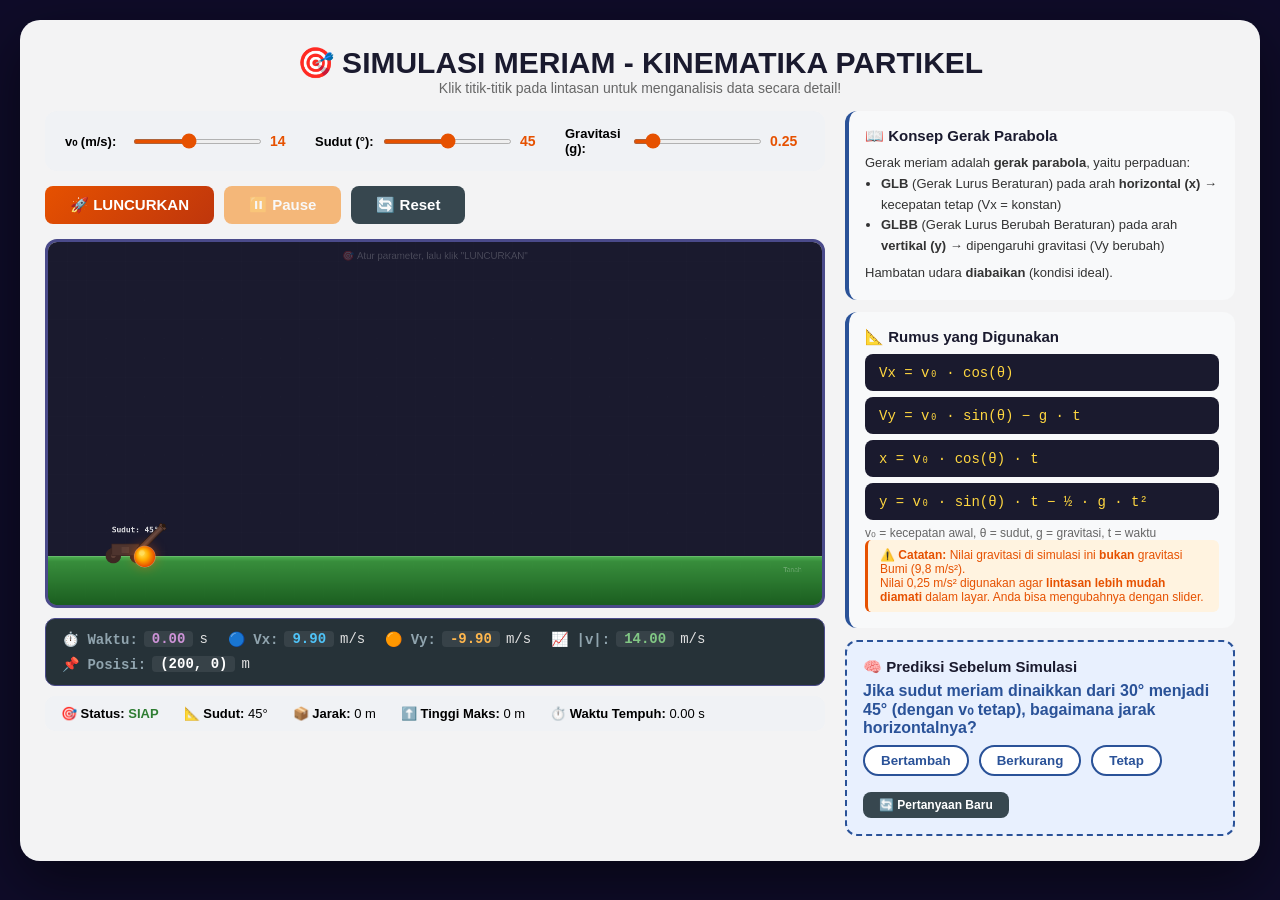
<file: index.html>
<!DOCTYPE html>
<html lang="id">
<head>
    <meta charset="UTF-8">
    <meta name="viewport" content="width=device-width, initial-scale=1.0">
    <title>Simulasi Meriam - Kinematika Partikel</title>
    <style>
        * { margin: 0; padding: 0; box-sizing: border-box; }
        body {
            font-family: 'Segoe UI', Tahoma, Geneva, Verdana, sans-serif;
            background: #0f0c29;
            min-height: 100vh;
            padding: 20px;
        }
        .container {
            background: rgba(255,255,255,0.95);
            border-radius: 20px;
            padding: 25px;
            max-width: 1700px;
            width: 100%;
            margin: 0 auto;
            box-shadow: 0 20px 60px rgba(0,0,0,0.5);
        }
        h1 { text-align: center; color: #1a1a2e; font-size: 30px; }
        .subtitle { text-align: center; color: #666; font-size: 14px; margin-bottom: 15px; }

        .main-layout { display: flex; gap: 20px; flex-wrap: wrap; }
        .left-col { flex: 2; min-width: 600px; }
        .right-col { flex: 1; min-width: 300px; max-width: 450px; }

        .controls { display: flex; flex-wrap: wrap; gap: 10px; background: #f0f2f5; padding: 15px 20px; border-radius: 12px; margin-bottom: 15px; }
        .control-group { display: flex; align-items: center; gap: 8px; flex: 1; min-width: 150px; }
        .control-group label { font-weight: 600; font-size: 13px; min-width: 60px; }
        .control-group input[type="range"] { flex: 1; accent-color: #e65100; height: 5px; }
        .control-group span { min-width: 40px; font-weight: 700; color: #e65100; font-size: 14px; }

        .action-buttons { display: flex; gap: 10px; flex-wrap: wrap; margin-bottom: 15px; }
        .btn { padding: 10px 25px; border: none; border-radius: 8px; font-size: 15px; font-weight: 700; cursor: pointer; transition: all 0.3s ease; }
        .btn-primary { background: linear-gradient(135deg, #e65100, #bf360c); color: white; }
        .btn-primary:hover { transform: scale(1.03); }
        .btn-primary:disabled { opacity: 0.5; cursor: not-allowed; }
        .btn-secondary { background: #37474f; color: white; }
        .btn-secondary:hover { transform: scale(1.03); }
        .btn-warning { background: #f57c00; color: white; }
        .btn-warning:hover { transform: scale(1.03); }
        .btn-warning:disabled { opacity: 0.5; cursor: not-allowed; }

        .canvas-wrapper { background: #1a1a2e; border-radius: 12px; overflow: hidden; border: 3px solid #4a4a8a; position: relative; }
        canvas { display: block; width: 100%; height: auto; background: #1a1a2e; cursor: pointer; }

        #tooltipInfo {
            position: absolute;
            background: rgba(0, 0, 0, 0.92);
            color: white;
            padding: 10px;
            border-radius: 8px;
            pointer-events: auto;
            display: none;
            font-family: monospace;
            font-size: 13px;
            line-height: 1.6;
            box-shadow: 0 4px 15px rgba(0,0,0,0.5);
            border: 1px solid rgba(255,255,255,0.2);
            z-index: 100;
            max-width: 230px;
            transform: translate(-50%, -110%);
        }
        #tooltipInfo .judul { color: #FFD740; font-weight: bold; margin-bottom: 5px; border-bottom: 1px solid rgba(255,255,255,0.2); padding-bottom: 3px; }
        #tooltipInfo .close-btn {
            position: absolute;
            top: 5px; right: 8px;
            cursor: pointer;
            font-size: 14px;
            color: #aaa;
        }
        #tooltipInfo .close-btn:hover { color: white; }

        .panel-box { background: #f8f9fa; border-radius: 12px; padding: 16px; margin-bottom: 12px; border-left: 4px solid #2a5298; }
        .panel-box h3 { font-size: 15px; color: #1a1a2e; margin-bottom: 8px; }
        .panel-box p, .panel-box li { font-size: 13px; color: #333; line-height: 1.6; }
        .panel-box .rumus { background: #1a1a2e; color: #ffd740; padding: 10px 14px; border-radius: 8px; font-family: 'Courier New', monospace; font-size: 14px; margin: 6px 0; }
        .panel-box .catatan { background: #fff3e0; padding: 8px 12px; border-radius: 6px; font-size: 12px; color: #e65100; border-left: 3px solid #e65100; }

        .prediksi-box { background: #e8f0fe; border-radius: 12px; padding: 16px; border: 2px dashed #2a5298; }
        .prediksi-box h3 { font-size: 15px; color: #1a1a2e; }
        .prediksi-box .pertanyaan { font-weight: 600; color: #2a5298; margin: 6px 0; }
        .prediksi-box .jawaban-prediksi { display: flex; gap: 10px; flex-wrap: wrap; margin: 8px 0; }
        .prediksi-box .jawaban-prediksi button { padding: 6px 16px; border: 2px solid #2a5298; border-radius: 20px; background: white; cursor: pointer; font-weight: 600; transition: all 0.3s ease; }
        .prediksi-box .jawaban-prediksi button:hover { background: #2a5298; color: white; }
        .prediksi-box .hasil-prediksi { font-size: 13px; color: #333; margin-top: 6px; padding: 8px; border-radius: 6px; background: white; }
        .prediksi-box .hasil-prediksi.benar { border-left: 4px solid #2e7d32; }
        .prediksi-box .hasil-prediksi.salah { border-left: 4px solid #c62828; }

        .data-panel { display: flex; flex-wrap: wrap; gap: 8px 20px; background: #263238; padding: 12px 16px; border-radius: 10px; margin-top: 10px; border: 1px solid #4a4a8a; }
        .data-item { display: flex; align-items: center; gap: 6px; font-size: 14px; color: #e0e0e0; font-family: 'Courier New', monospace; }
        .data-item .label { font-weight: 600; color: #90a4ae; }
        .data-item .value { font-weight: 700; padding: 0 8px; background: rgba(255,255,255,0.08); border-radius: 4px; }
        .data-item .value.vx { color: #4fc3f7; }
        .data-item .value.vy { color: #ffb74d; }
        .data-item .value.speed { color: #81c784; }
        .data-item .value.time { color: #ce93d8; }
        .data-item .value.posisi { color: #ffffff; }

        .status-siap { color: #2e7d32; font-weight: 700; }
        .status-terbang { color: #e65100; font-weight: 700; }
        .status-selesai { color: #c62828; font-weight: 700; }
        .status-pause { color: #f57c00; font-weight: 700; }

        .info-panel { display: flex; flex-wrap: wrap; gap: 10px 25px; background: #f0f2f5; padding: 10px 16px; border-radius: 10px; margin-top: 10px; }
        .info-item { font-size: 13px; }
        .info-item .label { font-weight: 600; }

        @media (max-width: 1000px) {
            .left-col { min-width: unset; flex: 100%; }
            .right-col { max-width: unset; flex: 100%; }
        }
        @media (max-width: 600px) {
            .container { padding: 12px; }
            .controls { flex-direction: column; }
            .control-group { min-width: unset; }
            .action-buttons { justify-content: center; }
            .btn { padding: 8px 16px; font-size: 13px; }
            .data-panel { flex-direction: column; align-items: center; }
        }
    </style>
</head>
<body>

<div class="container">
    <h1>🎯 SIMULASI MERIAM - KINEMATIKA PARTIKEL</h1>
    <p class="subtitle">Klik titik-titik pada lintasan untuk menganalisis data secara detail!</p>

    <div class="main-layout">
        <div class="left-col">
            <div class="controls">
                <div class="control-group">
                    <label>v₀ (m/s):</label>
                    <input type="range" id="kecepatanAwal" min="2" max="30" step="0.5" value="14">
                    <span id="nilaiKecepatan">14</span>
                </div>
                <div class="control-group">
                    <label>Sudut (°):</label>
                    <input type="range" id="sudut" min="5" max="85" step="1" value="45">
                    <span id="nilaiSudut">45</span>
                </div>
                <div class="control-group">
                    <label>Gravitasi (g):</label>
                    <input type="range" id="gravitasi" min="0.05" max="2.0" step="0.05" value="0.25">
                    <span id="nilaiGravitasi">0.25</span>
                </div>
            </div>

            <div class="action-buttons">
                <button id="mulaiBtn" class="btn btn-primary">🚀 LUNCURKAN</button>
                <button id="pauseBtn" class="btn btn-warning" disabled>⏸️ Pause</button>
                <button id="resetBtn" class="btn btn-secondary">🔄 Reset</button>
            </div>

            <div class="canvas-wrapper" id="canvasWrapper">
                <canvas id="simCanvas" width="1600" height="750"></canvas>
                <div id="tooltipInfo">
                    <span class="close-btn" onclick="this.parentElement.style.display='none'">✖</span>
                    <div class="judul" id="tooltipJudul">Titik</div>
                    <div id="tooltipData"></div>
                </div>
            </div>

            <div class="data-panel">
                <div class="data-item"><span class="label">⏱️ Waktu:</span> <span class="value time" id="dataWaktu">0.00</span> s</div>
                <div class="data-item"><span class="label">🔵 Vx:</span> <span class="value vx" id="dataVx">0.00</span> m/s</div>
                <div class="data-item"><span class="label">🟠 Vy:</span> <span class="value vy" id="dataVy">0.00</span> m/s</div>
                <div class="data-item"><span class="label">📈 |v|:</span> <span class="value speed" id="dataSpeed">0.00</span> m/s</div>
                <div class="data-item"><span class="label">📌 Posisi:</span> <span class="value posisi" id="dataPos">(0, 0)</span> m</div>
            </div>

            <div class="info-panel">
                <div class="info-item"><span class="label">🎯 Status:</span> <span id="statusText" class="status-siap">SIAP</span></div>
                <div class="info-item"><span class="label">📐 Sudut:</span> <span id="infoSudut">45</span>°</div>
                <div class="info-item"><span class="label">📦 Jarak:</span> <span id="infoJarak">0</span> m</div>
                <div class="info-item"><span class="label">⬆️ Tinggi Maks:</span> <span id="infoTinggi">0</span> m</div>
                <div class="info-item"><span class="label">⏱️ Waktu Tempuh:</span> <span id="infoWaktuTempuh">0.00</span> s</div>
            </div>
        </div>

        <div class="right-col">
            <div class="panel-box">
                <h3>📖 Konsep Gerak Parabola</h3>
                <p>Gerak meriam adalah <strong>gerak parabola</strong>, yaitu perpaduan:</p>
                <ul style="margin-left:16px;">
                    <li><strong>GLB</strong> (Gerak Lurus Beraturan) pada arah <strong>horizontal (x)</strong> → kecepatan tetap (Vx = konstan)</li>
                    <li><strong>GLBB</strong> (Gerak Lurus Berubah Beraturan) pada arah <strong>vertikal (y)</strong> → dipengaruhi gravitasi (Vy berubah)</li>
                </ul>
                <p style="margin-top:6px;">Hambatan udara <strong>diabaikan</strong> (kondisi ideal).</p>
            </div>

            <div class="panel-box">
                <h3>📐 Rumus yang Digunakan</h3>
                <div class="rumus">Vx = v₀ · cos(θ)</div>
                <div class="rumus">Vy = v₀ · sin(θ) − g · t</div>
                <div class="rumus">x = v₀ · cos(θ) · t</div>
                <div class="rumus">y = v₀ · sin(θ) · t − ½ · g · t²</div>
                <div style="font-size:12px;color:#666;margin-top:6px;">
                    v₀ = kecepatan awal, θ = sudut, g = gravitasi, t = waktu
                </div>
                <div class="catatan">
                    ⚠️ <strong>Catatan:</strong> Nilai gravitasi di simulasi ini <strong>bukan</strong> gravitasi Bumi (9,8 m/s²).<br>
                    Nilai 0,25 m/s² digunakan agar <strong>lintasan lebih mudah diamati</strong> dalam layar. 
                    Anda bisa mengubahnya dengan slider.
                </div>
            </div>

            <div class="prediksi-box">
                <h3>🧠 Prediksi Sebelum Simulasi</h3>
                <p class="pertanyaan" id="pertanyaanPrediksi">
                    Jika sudut meriam dinaikkan dari 30° menjadi 45° (dengan v₀ tetap), bagaimana jarak horizontalnya?
                </p>
                <div class="jawaban-prediksi" id="jawabanPrediksi">
                    <button data-jawaban="bertambah">Bertambah</button>
                    <button data-jawaban="berkurang">Berkurang</button>
                    <button data-jawaban="tetap">Tetap</button>
                </div>
                <div id="hasilPrediksi" class="hasil-prediksi" style="display:none;"></div>
                <button id="prediksiBaruBtn" class="btn btn-secondary" style="margin-top:8px;padding:6px 16px;font-size:12px;">🔄 Pertanyaan Baru</button>
            </div>
        </div>
    </div>
</div>

<script>
    // ================================================================
    // SIMULASI MERIAM - VERSI FINAL (PREDIKSI BERFUNGSI)
    // ================================================================

    (function() {
        "use strict";

        // --- ELEMEN ---
        const canvas = document.getElementById('simCanvas');
        const ctx = canvas.getContext('2d');
        const W = canvas.width;
        const H = canvas.height;
        const tooltipInfo = document.getElementById('tooltipInfo');
        const tooltipJudul = document.getElementById('tooltipJudul');
        const tooltipData = document.getElementById('tooltipData');

        // --- KONTROL ---
        const kecepatanAwalSlider = document.getElementById('kecepatanAwal');
        const nilaiKecepatan = document.getElementById('nilaiKecepatan');
        const sudutSlider = document.getElementById('sudut');
        const nilaiSudut = document.getElementById('nilaiSudut');
        const gravitasiSlider = document.getElementById('gravitasi');
        const nilaiGravitasi = document.getElementById('nilaiGravitasi');
        const mulaiBtn = document.getElementById('mulaiBtn');
        const pauseBtn = document.getElementById('pauseBtn');
        const resetBtn = document.getElementById('resetBtn');

        // --- INFO ---
        const statusText = document.getElementById('statusText');
        const infoSudut = document.getElementById('infoSudut');
        const infoJarak = document.getElementById('infoJarak');
        const infoTinggi = document.getElementById('infoTinggi');
        const infoWaktuTempuh = document.getElementById('infoWaktuTempuh');
        const dataWaktu = document.getElementById('dataWaktu');
        const dataVx = document.getElementById('dataVx');
        const dataVy = document.getElementById('dataVy');
        const dataSpeed = document.getElementById('dataSpeed');
        const dataPos = document.getElementById('dataPos');

        // --- PREDIKSI ---
        const pertanyaanEl = document.getElementById('pertanyaanPrediksi');
        const jawabanPrediksi = document.getElementById('jawabanPrediksi');
        const hasilPrediksi = document.getElementById('hasilPrediksi');
        const prediksiBaruBtn = document.getElementById('prediksiBaruBtn');

        // --- KONSTANTA ---
        const GROUND_Y = 650;
        const START_X = 200;
        const START_Y = GROUND_Y;
        const MERIAM_X = 160;
        const MERIAM_Y = GROUND_Y - 10;
        const LARAS_PANJANG = 70;
        const MAX_TRAIL = 120;

        // --- VARIABEL ---
        let v0 = 14, sudut = 45, g = 0.25, dt = 1;
        let x = START_X, y = START_Y, vx = 0, vy = 0, waktu = 0;
        let trail = [];
        let running = false, paused = false;
        let animId = null;
        let jarakTempuh = 0, tinggiMaks = 0, waktuTempuh = 0;
        let posisiAwalX = START_X;
        let titikList = [];
        let prediksiSelesai = false;
        let pertanyaanAktif = null;
        let jawabanYangDipilih = null;

        // --- PERTANYAAN PREDIKSI ---
        const PERTANYAAN = [
            {
                q: 'Jika sudut meriam dinaikkan dari 30° menjadi 45° (dengan v₀ tetap), bagaimana jarak horizontalnya?',
                jawaban: 'bertambah',
                penjelasan_benar: 'Sudut yang lebih besar (hingga 45°) menghasilkan jarak yang lebih jauh.',
                penjelasan_salah: 'Coba ingat: sudut yang lebih besar (hingga 45°) menghasilkan jarak yang lebih jauh.'
            },
            {
                q: 'Jika sudut meriam dinaikkan dari 45° menjadi 60° (dengan v₀ tetap), bagaimana jarak horizontalnya?',
                jawaban: 'berkurang',
                penjelasan_benar: 'Sudut di atas 45° justru mengurangi jarak horizontal.',
                penjelasan_salah: 'Coba ingat: sudut di atas 45° justru mengurangi jarak horizontal.'
            },
            {
                q: 'Jika kecepatan awal diperbesar (dengan sudut tetap), bagaimana tinggi maksimumnya?',
                jawaban: 'bertambah',
                penjelasan_benar: 'Kecepatan awal yang lebih besar menghasilkan tinggi maksimum yang lebih tinggi.',
                penjelasan_salah: 'Coba ingat: kecepatan awal berbanding lurus dengan tinggi maksimum.'
            },
            {
                q: 'Jika gravitasi diperbesar (dengan v₀ dan sudut tetap), bagaimana jarak horizontalnya?',
                jawaban: 'berkurang',
                penjelasan_benar: 'Gravitasi yang lebih besar membuat benda lebih cepat jatuh, sehingga jarak horizontal berkurang.',
                penjelasan_salah: 'Coba ingat: gravitasi yang lebih besar membuat benda lebih cepat jatuh, jarak horizontal berkurang.'
            },
            {
                q: 'Jika kecepatan awal diperbesar (dengan sudut tetap), bagaimana jarak horizontalnya?',
                jawaban: 'bertambah',
                penjelasan_benar: 'Kecepatan awal yang lebih besar menghasilkan jarak horizontal yang lebih jauh.',
                penjelasan_salah: 'Coba ingat: kecepatan awal berbanding lurus dengan jarak horizontal.'
            }
        ];

        // --- KONVERSI ---
        function derajatKeRadian(deg) { return deg * Math.PI / 180; }

        // --- UPDATE DATA ---
        function updateDataPanel() {
            const kecepatanTotal = Math.sqrt(vx * vx + vy * vy);
            dataWaktu.textContent = waktu.toFixed(2);
            dataVx.textContent = vx.toFixed(2);
            dataVy.textContent = vy.toFixed(2);
            dataSpeed.textContent = kecepatanTotal.toFixed(2);
            dataPos.textContent = `(${Math.round(x)}, ${Math.round(GROUND_Y - y)})`;
        }

        // --- EKSTRAK 5 TITIK ---
        function ekstrakTitikDariTrail() {
            if (trail.length < 2) return;
            const first = trail[0];
            const last = trail[trail.length - 1];
            const jarakHorizontal = last.x - first.x;
            const persentase = [0, 0.25, 0.5, 0.75, 1.0];
            const label = ['Awal', '25%', '50% (Puncak)', '75%', 'Akhir'];
            const warna = ['#FF6B6B', '#4ECDC4', '#FFD93D', '#6BCB77', '#4D96FF'];
            titikList = [];
            for (let i = 0; i < persentase.length; i++) {
                const targetX = first.x + jarakHorizontal * persentase[i];
                let closestIdx = 0, minDiff = Infinity;
                for (let j = 0; j < trail.length; j++) {
                    const diff = Math.abs(trail[j].x - targetX);
                    if (diff < minDiff) { minDiff = diff; closestIdx = j; }
                }
                const p = trail[closestIdx];
                titikList.push({
                    x: p.x, y: p.y,
                    vx: p.vx, vy: p.vy,
                    waktu: p.waktu,
                    label: label[i],
                    warna: warna[i]
                });
            }
            if (titikList.length >= 3) {
                const puncak = titikList[2];
                tinggiMaks = Math.round(GROUND_Y - puncak.y);
                infoTinggi.textContent = tinggiMaks;
            }
        }

        // --- ANIMASI CONTROL ---
        function startAnimation() {
            if (!animId) {
                animId = requestAnimationFrame(animate);
            }
        }
        function stopAnimation() {
            if (animId) {
                cancelAnimationFrame(animId);
                animId = null;
            }
        }

        // --- RESET ---
        function resetSimulasi() {
            v0 = parseFloat(kecepatanAwalSlider.value);
            sudut = parseFloat(sudutSlider.value);
            g = parseFloat(gravitasiSlider.value);
            nilaiKecepatan.textContent = v0;
            nilaiSudut.textContent = sudut;
            nilaiGravitasi.textContent = g.toFixed(2);
            infoSudut.textContent = sudut;

            const rad = derajatKeRadian(sudut);
            vx = v0 * Math.cos(rad);
            vy = -v0 * Math.sin(rad);
            x = START_X; y = START_Y;
            posisiAwalX = START_X;
            waktu = 0; waktuTempuh = 0;
            trail = []; titikList = [];
            jarakTempuh = 0; tinggiMaks = 0;
            running = false; paused = false;
            pauseBtn.disabled = true;
            pauseBtn.textContent = '⏸️ Pause';
            mulaiBtn.disabled = false;
            mulaiBtn.textContent = '🚀 LUNCURKAN';
            statusText.textContent = 'SIAP';
            statusText.className = 'status-siap';
            infoJarak.textContent = '0';
            infoTinggi.textContent = '0';
            infoWaktuTempuh.textContent = '0.00';
            prediksiSelesai = false;
            jawabanYangDipilih = null;
            hasilPrediksi.style.display = 'none';
            tooltipInfo.style.display = 'none';
            document.querySelectorAll('#jawabanPrediksi button').forEach(b => {
                b.style.background = 'white';
                b.style.color = '#2a5298';
                b.disabled = false;
            });
            updateDataPanel();
            draw();
            stopAnimation();
        }

        // --- MULAI ---
        function mulaiSimulasi() {
            if (running && !paused) return;
            if (paused) {
                paused = false;
                pauseBtn.textContent = '⏸️ Pause';
                statusText.textContent = 'TERBANG 🚀';
                statusText.className = 'status-terbang';
                startAnimation();
                return;
            }
            const rad = derajatKeRadian(sudut);
            vx = v0 * Math.cos(rad);
            vy = -v0 * Math.sin(rad);
            x = START_X; y = START_Y;
            posisiAwalX = START_X;
            waktu = 0;
            trail = []; titikList = [];
            jarakTempuh = 0; tinggiMaks = 0;
            running = true; paused = false;
            pauseBtn.disabled = false;
            pauseBtn.textContent = '⏸️ Pause';
            mulaiBtn.textContent = '⏳ BERJALAN...';
            statusText.textContent = 'TERBANG 🚀';
            statusText.className = 'status-terbang';
            prediksiSelesai = false;
            jawabanYangDipilih = null;
            hasilPrediksi.style.display = 'none';
            tooltipInfo.style.display = 'none';
            document.querySelectorAll('#jawabanPrediksi button').forEach(b => {
                b.style.background = 'white';
                b.style.color = '#2a5298';
                b.disabled = false;
            });
            updateDataPanel();
            startAnimation();
        }

        // --- PAUSE ---
        function togglePause() {
            if (!running) return;
            paused = !paused;
            pauseBtn.textContent = paused ? '▶️ Lanjut' : '⏸️ Pause';
            statusText.textContent = paused ? '⏸️ PAUSE' : 'TERBANG 🚀';
            statusText.className = paused ? 'status-pause' : 'status-terbang';
            if (paused) stopAnimation();
            else startAnimation();
        }

        // --- FISIKA ---
        function updateFisika() {
            if (!running || paused) return;

            trail.push({ x, y, vx, vy, waktu });
            if (trail.length > MAX_TRAIL) trail.shift();

            vy += g * dt;
            x += vx * dt;
            y += vy * dt;
            waktu += dt;

            if (x - posisiAwalX > jarakTempuh) jarakTempuh = x - posisiAwalX;
            if ((GROUND_Y - y) > tinggiMaks) tinggiMaks = GROUND_Y - y;

            if (y >= GROUND_Y) {
                y = GROUND_Y; vx = 0; vy = 0;
                running = false;
                waktuTempuh = waktu;
                trail.push({ x, y, vx, vy, waktu });
                if (trail.length > MAX_TRAIL) trail.shift();
                ekstrakTitikDariTrail();
                mulaiBtn.disabled = false;
                mulaiBtn.textContent = '🚀 LUNCURKAN LAGI';
                pauseBtn.disabled = true;
                pauseBtn.textContent = '⏸️ Pause';
                statusText.textContent = 'SELESAI 🎯';
                statusText.className = 'status-selesai';
                infoJarak.textContent = Math.round(jarakTempuh);
                infoTinggi.textContent = Math.round(tinggiMaks);
                infoWaktuTempuh.textContent = waktuTempuh.toFixed(2);
                tampilkanHasilPrediksi();
                stopAnimation();
            }

            if (x > W - 30) { x = W - 30; vx = 0; vy = 0; running = false; ekstrakTitikDariTrail(); stopAnimation(); }
            if (x < 30) { x = 30; vx = 0; vy = 0; running = false; ekstrakTitikDariTrail(); stopAnimation(); }
            if (running && y < 30) { y = 30; vy = -vy * 0.1; }

            if (running && Math.abs(vx) < 0.01 && Math.abs(vy) < 0.01 && y >= GROUND_Y - 1) {
                running = false;
                trail.push({ x, y, vx, vy, waktu });
                if (trail.length > MAX_TRAIL) trail.shift();
                ekstrakTitikDariTrail();
                mulaiBtn.disabled = false;
                mulaiBtn.textContent = '🚀 LUNCURKAN LAGI';
                pauseBtn.disabled = true;
                pauseBtn.textContent = '⏸️ Pause';
                statusText.textContent = 'SELESAI 🎯';
                statusText.className = 'status-selesai';
                infoJarak.textContent = Math.round(jarakTempuh);
                infoTinggi.textContent = Math.round(tinggiMaks);
                infoWaktuTempuh.textContent = waktuTempuh.toFixed(2);
                tampilkanHasilPrediksi();
                stopAnimation();
            }

            updateDataPanel();
        }

        // --- PREDIKSI ---
        function setupPrediksi() {
            const idx = Math.floor(Math.random() * PERTANYAAN.length);
            pertanyaanAktif = PERTANYAAN[idx];
            pertanyaanEl.textContent = pertanyaanAktif.q;
            
            const tombolJawaban = document.querySelectorAll('#jawabanPrediksi button');
            tombolJawaban.forEach(b => {
                b.style.background = 'white';
                b.style.color = '#2a5298';
                b.disabled = false;
            });
            
            jawabanYangDipilih = null;
            hasilPrediksi.style.display = 'none';
            hasilPrediksi.className = 'hasil-prediksi';
            prediksiSelesai = false;
        }

        function tampilkanHasilPrediksi() {
            if (prediksiSelesai || !pertanyaanAktif) return;
            
            if (!jawabanYangDipilih) {
                hasilPrediksi.style.display = 'block';
                hasilPrediksi.className = 'hasil-prediksi';
                hasilPrediksi.innerHTML = '⚠️ Silakan pilih prediksi Anda terlebih dahulu!';
                return;
            }
            
            const jawabanUser = jawabanYangDipilih;
            const jawabanBenar = pertanyaanAktif.jawaban;
            const benar = (jawabanUser === jawabanBenar);
            
            hasilPrediksi.style.display = 'block';
            hasilPrediksi.className = 'hasil-prediksi ' + (benar ? 'benar' : 'salah');
            
            if (benar) {
                hasilPrediksi.innerHTML = `✅ <strong>Benar!</strong> ${pertanyaanAktif.penjelasan_benar}`;
            } else {
                hasilPrediksi.innerHTML = `❌ <strong>Kurang tepat.</strong> ${pertanyaanAktif.penjelasan_salah}`;
            }
            
            prediksiSelesai = true;
        }

        // --- GAMBAR MERIAM ---
        function drawMeriam(angle) {
            const rad = derajatKeRadian(angle);
            const cx = MERIAM_X, cy = MERIAM_Y;
            ctx.shadowBlur = 0;

            ctx.fillStyle = '#3E2723';
            ctx.beginPath();
            ctx.arc(cx - 25, cy + 8, 16, 0, Math.PI * 2);
            ctx.fill();
            ctx.beginPath();
            ctx.arc(cx + 25, cy + 8, 16, 0, Math.PI * 2);
            ctx.fill();

            ctx.fillStyle = '#5D4037';
            ctx.beginPath();
            ctx.arc(cx - 25, cy + 8, 5, 0, Math.PI * 2);
            ctx.fill();
            ctx.beginPath();
            ctx.arc(cx + 25, cy + 8, 5, 0, Math.PI * 2);
            ctx.fill();

            ctx.fillStyle = '#4E342E';
            ctx.fillRect(cx - 28, cy - 16, 56, 24);
            ctx.strokeStyle = '#3E2723';
            ctx.lineWidth = 1.5;
            ctx.strokeRect(cx - 28, cy - 16, 56, 24);
            ctx.fillStyle = '#5D4037';
            ctx.fillRect(cx - 8, cy - 10, 16, 12);

            ctx.save();
            ctx.translate(cx + 28, cy - 3);
            ctx.rotate(-rad);
            const grad = ctx.createLinearGradient(0, -6, 0, 6);
            grad.addColorStop(0, '#4E342E');
            grad.addColorStop(0.5, '#6D4C41');
            grad.addColorStop(1, '#3E2723');
            ctx.fillStyle = grad;
            ctx.fillRect(0, -6, LARAS_PANJANG, 12);
            ctx.strokeStyle = '#2C1A0E';
            ctx.lineWidth = 1;
            ctx.strokeRect(0, -6, LARAS_PANJANG, 12);
            ctx.fillStyle = '#5D4037';
            ctx.fillRect(LARAS_PANJANG - 4, -8, 6, 16);
            ctx.strokeRect(LARAS_PANJANG - 4, -8, 6, 16);
            ctx.fillStyle = '#2C1A0E';
            ctx.beginPath();
            ctx.arc(LARAS_PANJANG + 2, 0, 4, 0, Math.PI * 2);
            ctx.fill();
            ctx.restore();

            ctx.fillStyle = 'rgba(255,255,255,0.85)';
            ctx.font = 'bold 16px monospace';
            ctx.fillText(`Sudut: ${angle}°`, cx - 28, cy - 40);
        }

        // --- GAMBAR SEMUA ---
        function draw() {
            ctx.clearRect(0, 0, W, H);

            ctx.strokeStyle = 'rgba(255,255,255,0.04)';
            ctx.lineWidth = 0.5;
            for (let i = 0; i < W; i += 40) {
                ctx.beginPath();
                ctx.moveTo(i, 0);
                ctx.lineTo(i, H);
                ctx.stroke();
            }
            for (let i = 0; i < H; i += 40) {
                ctx.beginPath();
                ctx.moveTo(0, i);
                ctx.lineTo(W, i);
                ctx.stroke();
            }

            const groundGrad = ctx.createLinearGradient(0, GROUND_Y, 0, H);
            groundGrad.addColorStop(0, '#4CAF50');
            groundGrad.addColorStop(0.1, '#388E3C');
            groundGrad.addColorStop(1, '#1B5E20');
            ctx.fillStyle = groundGrad;
            ctx.fillRect(0, GROUND_Y, W, H - GROUND_Y);
            ctx.strokeStyle = '#66BB6A';
            ctx.lineWidth = 2;
            ctx.beginPath();
            ctx.moveTo(0, GROUND_Y);
            ctx.lineTo(W, GROUND_Y);
            ctx.stroke();
            ctx.fillStyle = 'rgba(255,255,255,0.25)';
            ctx.font = '14px sans-serif';
            ctx.fillText('Tanah', W - 80, GROUND_Y + 32);

            drawMeriam(sudut);

            if (trail.length > 1) {
                ctx.beginPath();
                ctx.moveTo(trail[0].x, trail[0].y);
                for (let i = 1; i < trail.length; i++) {
                    ctx.lineTo(trail[i].x, trail[i].y);
                }
                ctx.strokeStyle = 'rgba(255, 220, 100, 0.2)';
                ctx.lineWidth = 1.5;
                ctx.setLineDash([4, 6]);
                ctx.stroke();
                ctx.setLineDash([]);
                for (let i = 0; i < trail.length; i += 2) {
                    const alpha = i / trail.length;
                    ctx.beginPath();
                    ctx.arc(trail[i].x, trail[i].y, 1.5 + alpha * 2, 0, Math.PI * 2);
                    ctx.fillStyle = `rgba(255, 200, 80, ${0.2 + alpha * 0.5})`;
                    ctx.fill();
                }
            }

            for (let i = 0; i < titikList.length; i++) {
                const p = titikList[i];
                const radius = 12;
                const color = p.warna || '#FF6B6B';
                ctx.shadowColor = color;
                ctx.shadowBlur = 15;
                ctx.beginPath();
                ctx.arc(p.x, p.y, radius, 0, Math.PI * 2);
                ctx.fillStyle = color;
                ctx.fill();
                ctx.shadowBlur = 0;
                ctx.beginPath();
                ctx.arc(p.x, p.y, radius, 0, Math.PI * 2);
                ctx.strokeStyle = 'rgba(255,255,255,0.5)';
                ctx.lineWidth = 1.5;
                ctx.stroke();

                const labelText = p.label;
                ctx.font = 'bold 11px sans-serif';
                const metrics = ctx.measureText(labelText);
                const tw = metrics.width + 10;
                const th = 20;
                let lx = p.x,
                    ly = (i < 3) ? p.y - 24 : p.y + 24;
                if (lx - tw / 2 < 0) lx = tw / 2 + 10;
                if (lx + tw / 2 > W) lx = W - tw / 2 - 10;
                ctx.fillStyle = 'rgba(0,0,0,0.6)';
                ctx.fillRect(lx - tw / 2, ly - th / 2, tw, th);
                ctx.fillStyle = '#ffffff';
                ctx.textAlign = 'center';
                ctx.textBaseline = 'middle';
                ctx.fillText(labelText, lx, ly);
                ctx.textBaseline = 'alphabetic';
                ctx.textAlign = 'left';
            }

            const radius = 22;
            const grad = ctx.createRadialGradient(x - 6, y - 6, 4, x, y, radius + 8);
            grad.addColorStop(0, '#FFD740');
            grad.addColorStop(0.3, '#FFAB00');
            grad.addColorStop(0.7, '#E65100');
            grad.addColorStop(1, '#BF360C');
            ctx.shadowColor = 'rgba(255, 100, 0, 0.5)';
            ctx.shadowBlur = 25;
            ctx.beginPath();
            ctx.arc(x, y, radius, 0, Math.PI * 2);
            ctx.fillStyle = grad;
            ctx.fill();
            ctx.shadowBlur = 0;
            ctx.beginPath();
            ctx.arc(x, y, radius, 0, Math.PI * 2);
            ctx.strokeStyle = 'rgba(255,255,255,0.25)';
            ctx.lineWidth = 1.5;
            ctx.stroke();
            ctx.beginPath();
            ctx.arc(x - 6, y - 8, 6, 0, Math.PI * 2);
            ctx.fillStyle = 'rgba(255,255,255,0.15)';
            ctx.fill();

            if (running && !paused) {
                const flameLen = 20 + Math.random() * 18;
                const angle = Math.atan2(vy, vx);
                const fx = x - flameLen * Math.cos(angle);
                const fy = y - flameLen * Math.sin(angle);
                const flameGrad = ctx.createRadialGradient(fx, fy, 3, fx, fy, flameLen);
                flameGrad.addColorStop(0, 'rgba(255, 220, 80, 0.8)');
                flameGrad.addColorStop(0.4, 'rgba(255, 120, 0, 0.5)');
                flameGrad.addColorStop(1, 'rgba(255, 50, 0, 0)');
                ctx.beginPath();
                ctx.arc(fx, fy, flameLen, 0, Math.PI * 2);
                ctx.fillStyle = flameGrad;
                ctx.fill();
            }

            if (running && !paused && (Math.abs(vx) > 0.2 || Math.abs(vy) > 0.2)) {
                const panjang = Math.min(80, Math.sqrt(vx * vx + vy * vy) * 2.5);
                const angle = Math.atan2(vy, vx);
                const ex = x + panjang * Math.cos(angle);
                const ey = y + panjang * Math.sin(angle);
                ctx.beginPath();
                ctx.moveTo(x, y);
                ctx.lineTo(ex, ey);
                ctx.strokeStyle = '#00E5FF';
                ctx.lineWidth = 2;
                ctx.stroke();
                const kepala = 10;
                const a1 = angle + 2.2,
                    a2 = angle - 2.2;
                ctx.beginPath();
                ctx.moveTo(ex, ey);
                ctx.lineTo(ex - kepala * Math.cos(a1), ey - kepala * Math.sin(a1));
                ctx.moveTo(ex, ey);
                ctx.lineTo(ex - kepala * Math.cos(a2), ey - kepala * Math.sin(a2));
                ctx.strokeStyle = '#00E5FF';
                ctx.lineWidth = 2;
                ctx.stroke();
                ctx.fillStyle = '#00E5FF';
                ctx.font = 'bold 12px monospace';
                ctx.fillText(`v = ${Math.sqrt(vx * vx + vy * vy).toFixed(2)}`, x + 10, y - 16);
            }

            if (!running && trail.length === 0) {
                ctx.fillStyle = 'rgba(255,255,255,0.2)';
                ctx.font = '20px sans-serif';
                ctx.textAlign = 'center';
                ctx.fillText('🎯 Atur parameter, lalu klik "LUNCURKAN"', W / 2, 35);
                ctx.textAlign = 'left';
            }

            if (!running && trail.length > 10 && y >= GROUND_Y - 3) {
                for (let i = 0; i < 12; i++) {
                    const angle = Math.random() * Math.PI * 2;
                    const dist = 8 + Math.random() * 25;
                    const px = x + Math.cos(angle) * dist;
                    const py = GROUND_Y - 5 + Math.sin(angle) * dist * 0.3;
                    ctx.beginPath();
                    ctx.arc(px, py, 1.5 + Math.random() * 3, 0, Math.PI * 2);
                    ctx.fillStyle = `rgba(200, 180, 150, ${0.1 + Math.random() * 0.25})`;
                    ctx.fill();
                }
            }
        }

        // --- ANIMASI ---
        function animate() {
            if (running && !paused) {
                updateFisika();
                draw();
                animId = requestAnimationFrame(animate);
            } else if (running && paused) {
                draw();
                animId = requestAnimationFrame(animate);
            } else {
                stopAnimation();
                draw();
            }
        }

        // --- KLIK TITIK ---
        function handleCanvasClick(event) {
            const rect = canvas.getBoundingClientRect();
            const scaleX = canvas.width / rect.width;
            const scaleY = canvas.height / rect.height;
            const mouseX = (event.clientX - rect.left) * scaleX;
            const mouseY = (event.clientY - rect.top) * scaleY;

            let titikTerdekat = null;
            let jarakTerdekat = Infinity;

            for (let i = 0; i < titikList.length; i++) {
                const p = titikList[i];
                const dx = mouseX - p.x;
                const dy = mouseY - p.y;
                const jarak = Math.sqrt(dx * dx + dy * dy);
                if (jarak < 30 && jarak < jarakTerdekat) {
                    jarakTerdekat = jarak;
                    titikTerdekat = p;
                }
            }

            if (titikTerdekat) {
                const vTotal = Math.sqrt(titikTerdekat.vx * titikTerdekat.vx + titikTerdekat.vy * titikTerdekat.vy);
                tooltipJudul.textContent = titikTerdekat.label;
                tooltipData.innerHTML = `
                    <div>⏱️ Waktu: <strong>${titikTerdekat.waktu.toFixed(2)} s</strong></div>
                    <div>🔵 Vx: <strong style="color:#4fc3f7;">${titikTerdekat.vx.toFixed(2)} m/s</strong></div>
                    <div>🟠 Vy: <strong style="color:#ffb74d;">${titikTerdekat.vy.toFixed(2)} m/s</strong></div>
                    <div>📈 |v|: <strong style="color:#81c784;">${vTotal.toFixed(2)} m/s</strong></div>
                    <div>📌 Posisi: <strong>(${Math.round(titikTerdekat.x)}, ${Math.round(GROUND_Y - titikTerdekat.y)})</strong></div>
                `;
                const displayX = titikTerdekat.x / scaleX;
                const displayY = titikTerdekat.y / scaleY;
                tooltipInfo.style.left = displayX + 'px';
                tooltipInfo.style.top = displayY + 'px';
                tooltipInfo.style.display = 'block';
            } else {
                tooltipInfo.style.display = 'none';
            }
        }

        canvas.addEventListener('click', handleCanvasClick);

        // --- EVENT PREDIKSI ---
        document.querySelectorAll('#jawabanPrediksi button').forEach(btn => {
            btn.addEventListener('click', function() {
                document.querySelectorAll('#jawabanPrediksi button').forEach(b => {
                    b.style.background = 'white';
                    b.style.color = '#2a5298';
                });
                this.style.background = '#2a5298';
                this.style.color = 'white';
                jawabanYangDipilih = this.dataset.jawaban;
                
                if (!running && trail.length > 0) {
                    tampilkanHasilPrediksi();
                }
            });
        });

        prediksiBaruBtn.addEventListener('click', setupPrediksi);

        // --- EVENT SLIDER & BUTTON ---
        kecepatanAwalSlider.addEventListener('input', function() {
            nilaiKecepatan.textContent = this.value;
            if (!running) resetSimulasi();
        });
        sudutSlider.addEventListener('input', function() {
            nilaiSudut.textContent = this.value;
            infoSudut.textContent = this.value;
            if (!running) resetSimulasi();
        });
        gravitasiSlider.addEventListener('input', function() {
            nilaiGravitasi.textContent = parseFloat(this.value).toFixed(2);
            if (!running) resetSimulasi();
        });
        mulaiBtn.addEventListener('click', mulaiSimulasi);
        pauseBtn.addEventListener('click', togglePause);
        resetBtn.addEventListener('click', function() {
            resetSimulasi();
            setupPrediksi();
        });

        // --- START ---
        resetSimulasi();
        setupPrediksi();
        animate();

        console.log('✅ Simulasi Meriam siap!');

    })(); // end IIFE
</script>

</body>
</html>
</file>
